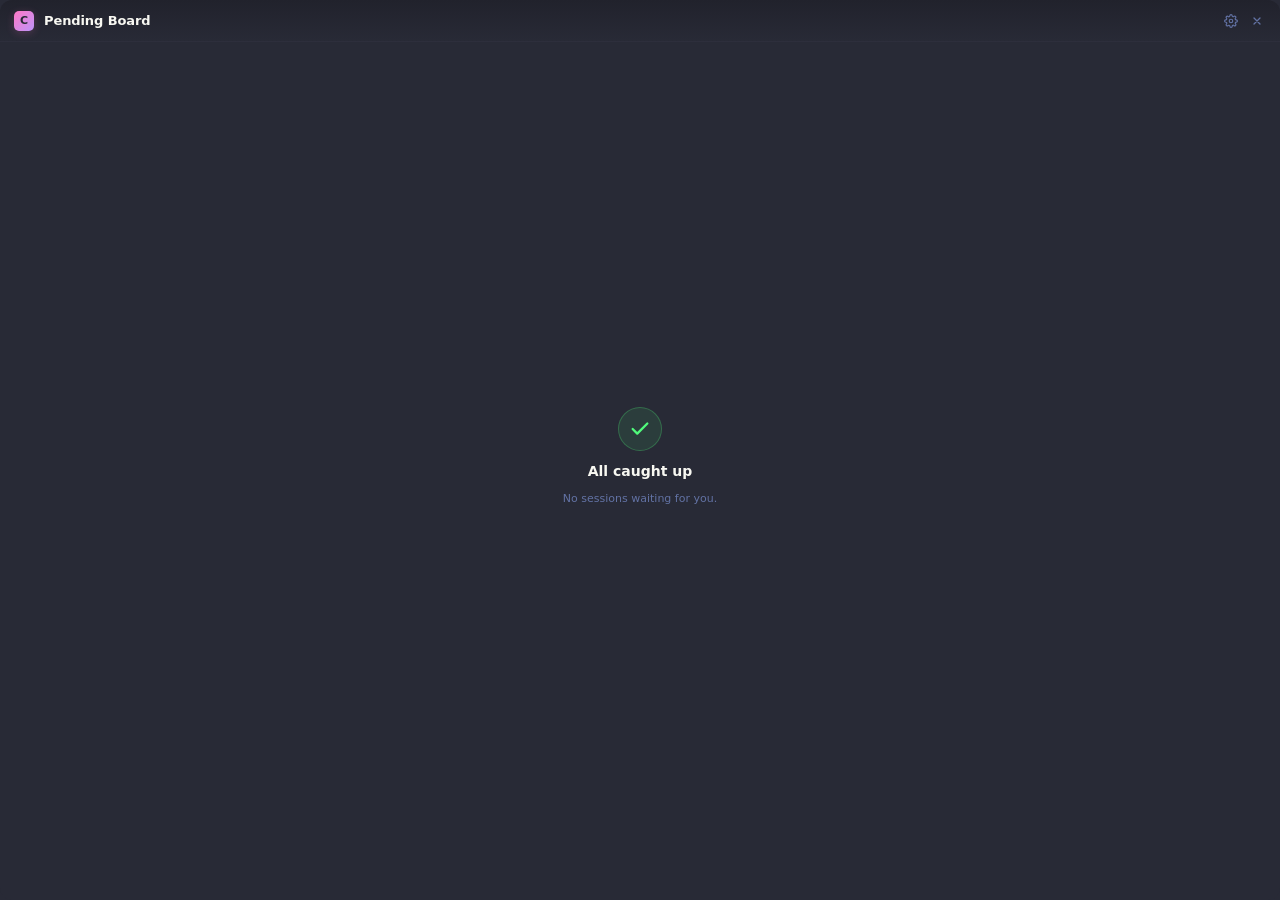
<file: crates/app/ui/hud/index.html>
<!DOCTYPE html>
<html lang="en">
<head>
  <meta charset="UTF-8">
  <meta name="viewport" content="width=device-width, initial-scale=1.0">
  <title>Claude Pending Board</title>
  <link rel="stylesheet" href="style.css">
</head>
<body>
  <div class="header" data-tauri-drag-region>
    <div class="logo-glyph" data-tauri-drag-region>C</div>
    <span class="title" data-tauri-drag-region>Pending Board</span>
    <span class="count-badge empty" id="countBadge" data-tauri-drag-region>0</span>
    <button class="header-btn" id="settingsBtn" title="Settings" data-tauri-drag-region="false" aria-label="Settings">
      <svg width="14" height="14" viewBox="0 0 24 24" fill="none" stroke="currentColor" stroke-width="2" stroke-linecap="round" stroke-linejoin="round">
        <circle cx="12" cy="12" r="3"></circle>
        <path d="M19.4 15a1.65 1.65 0 0 0 .33 1.82l.06.06a2 2 0 1 1-2.83 2.83l-.06-.06a1.65 1.65 0 0 0-1.82-.33 1.65 1.65 0 0 0-1 1.51V21a2 2 0 0 1-4 0v-.09A1.65 1.65 0 0 0 9 19.4a1.65 1.65 0 0 0-1.82.33l-.06.06a2 2 0 1 1-2.83-2.83l.06-.06a1.65 1.65 0 0 0 .33-1.82 1.65 1.65 0 0 0-1.51-1H3a2 2 0 0 1 0-4h.09A1.65 1.65 0 0 0 4.6 9a1.65 1.65 0 0 0-.33-1.82l-.06-.06a2 2 0 1 1 2.83-2.83l.06.06a1.65 1.65 0 0 0 1.82.33H9a1.65 1.65 0 0 0 1-1.51V3a2 2 0 0 1 4 0v.09a1.65 1.65 0 0 0 1 1.51 1.65 1.65 0 0 0 1.82-.33l.06-.06a2 2 0 1 1 2.83 2.83l-.06.06a1.65 1.65 0 0 0-.33 1.82V9a1.65 1.65 0 0 0 1.51 1H21a2 2 0 0 1 0 4h-.09a1.65 1.65 0 0 0-1.51 1z"></path>
      </svg>
    </button>
    <button class="header-btn" id="dismissBtn" title="Dismiss" data-tauri-drag-region="false" aria-label="Dismiss">
      <svg width="12" height="12" viewBox="0 0 24 24" fill="none" stroke="currentColor" stroke-width="2.5" stroke-linecap="round">
        <path d="M18 6 6 18M6 6l12 12"></path>
      </svg>
    </button>
  </div>

  <div class="hud-banner hidden" id="staleWarning" role="alert">
    <div class="banner-icon">
      <svg width="14" height="14" viewBox="0 0 24 24" fill="none" stroke="currentColor" stroke-width="2.2" stroke-linecap="round" stroke-linejoin="round">
        <path d="M10.29 3.86 1.82 18a2 2 0 0 0 1.71 3h16.94a2 2 0 0 0 1.71-3L13.71 3.86a2 2 0 0 0-3.42 0z"></path>
        <path d="M12 9v4"></path>
        <path d="M12 17h.01"></path>
      </svg>
    </div>
    <div class="banner-text">
      <strong>Restart WezTerm</strong> so WSL panes pick up <code>WEZTERM_PANE</code>. Click-to-focus into WSL won't work until you do.
    </div>
    <button class="banner-dismiss" id="staleWarningDismiss" aria-label="Dismiss warning">
      <svg width="10" height="10" viewBox="0 0 24 24" fill="none" stroke="currentColor" stroke-width="2.5" stroke-linecap="round">
        <path d="M18 6 6 18M6 6l12 12"></path>
      </svg>
    </button>
  </div>

  <div class="entry-list" id="entryList">
    <div class="empty-state" id="emptyState">
      <div class="empty-icon">
        <svg width="22" height="22" viewBox="0 0 24 24" fill="none" stroke="currentColor" stroke-width="2.5" stroke-linecap="round" stroke-linejoin="round">
          <path d="M20 6 9 17l-5-5"></path>
        </svg>
      </div>
      <div class="empty-title">All caught up</div>
      <div class="empty-subtitle">No sessions waiting for you.</div>
    </div>

    <div class="setup-card hidden" id="setupCard">
      <div class="setup-icon" id="setupIcon">
        <svg width="22" height="22" viewBox="0 0 24 24" fill="none" stroke="currentColor" stroke-width="2.2" stroke-linecap="round" stroke-linejoin="round">
          <path d="M12 9v4"></path>
          <path d="M12 17h.01"></path>
          <path d="M10.29 3.86 1.82 18a2 2 0 0 0 1.71 3h16.94a2 2 0 0 0 1.71-3L13.71 3.86a2 2 0 0 0-3.42 0z"></path>
        </svg>
      </div>
      <div class="setup-title" id="setupTitle">Hooks not installed</div>
      <div class="setup-subtitle" id="setupSubtitle">The tray can't surface pending sessions until the Claude Code plugin is installed.</div>
      <div class="setup-buttons">
        <button class="setup-btn primary" id="setupInstallBtn">
          <span class="btn-label">Install plugin</span>
        </button>
        <button class="setup-btn" id="setupManualBtn">
          <span class="btn-label">Do it manually</span>
        </button>
      </div>
      <div class="setup-error hidden" id="setupError"></div>
      <div class="setup-manual hidden" id="setupManual">
        Run in any Claude Code session:<br>
        <code>/plugin marketplace add github:sadwx/claude-pending-board</code><br>
        <code>/plugin install claude-pending-board@claude-pending-board</code>
      </div>
    </div>
  </div>

  <div class="hud-footer hidden" id="hudFooter">
    <span><span class="kbd">&#8629;</span> focus &nbsp; <span class="kbd">&#9003;</span> clear</span>
    <span id="footerSummary"></span>
  </div>

  <div class="dismiss-panel" id="dismissPanel">
    <div class="dismiss-icon">
      <svg width="18" height="18" viewBox="0 0 24 24" fill="none" stroke="currentColor" stroke-width="2" stroke-linecap="round" stroke-linejoin="round">
        <circle cx="12" cy="12" r="10"></circle><path d="M12 6v6l4 2"></path>
      </svg>
    </div>
    <div class="heading" id="dismissHeading">Hide for 15 minutes?</div>
    <div class="subtitle" id="dismissSubtitle">0 items will stay on the board</div>

    <div class="dismiss-buttons">
      <button class="dismiss-btn" id="btnWakeMe">
        <svg width="13" height="13" viewBox="0 0 24 24" fill="none" stroke="currentColor" stroke-width="2.2" stroke-linecap="round" stroke-linejoin="round">
          <path d="M18 8a6 6 0 0 0-12 0c0 7-3 9-3 9h18s-3-2-3-9"></path>
          <path d="M13.73 21a2 2 0 0 1-3.46 0"></path>
        </svg>
        <span class="btn-label">Wake me</span><span class="btn-countdown" id="wakeMeCountdown"></span>
      </button>
      <button class="dismiss-btn" id="btnStaySilent">
        <svg width="13" height="13" viewBox="0 0 24 24" fill="none" stroke="currentColor" stroke-width="2" stroke-linecap="round" stroke-linejoin="round">
          <path d="M1 1l22 22"></path><path d="M13.73 21a2 2 0 0 1-3.46 0"></path>
          <path d="M6.26 6.26A5.86 5.86 0 0 0 6 8c0 7-3 9-3 9h14"></path>
        </svg>
        <span class="btn-label">Stay silent</span><span class="btn-countdown" id="staySilentCountdown"></span>
      </button>
    </div>

    <div class="dismiss-footer-hint">
      <span class="enter">&#8629;</span> confirm &nbsp;&middot;&nbsp; <span class="esc">esc</span> cancel
    </div>
  </div>

  <script type="module" src="main.js"></script>
</body>
</html>
</file>
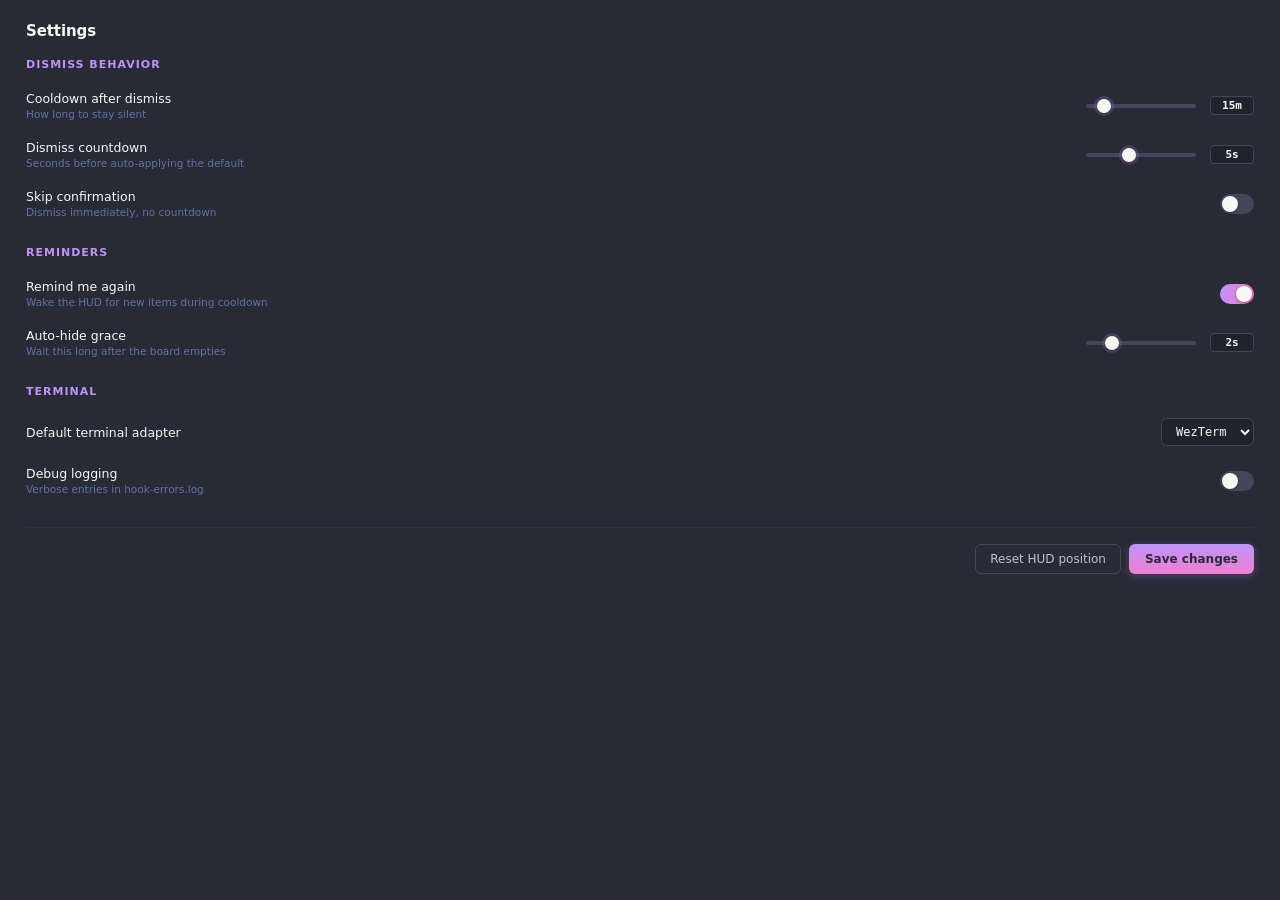
<file: crates/app/ui/settings/index.html>
<!DOCTYPE html>
<html lang="en">
<head>
  <meta charset="UTF-8">
  <meta name="viewport" content="width=device-width, initial-scale=1.0">
  <title>Settings &mdash; Claude Pending Board</title>
  <link rel="stylesheet" href="style.css">
</head>
<body>
  <h1>Settings</h1>

  <div class="section-heading">Dismiss behavior</div>

  <div class="setting-group">
    <label>
      Cooldown after dismiss
      <div class="hint">How long to stay silent</div>
    </label>
    <input type="range" id="cooldownMinutes" min="1" max="120" value="15">
    <span class="range-value" id="cooldownValue">15m</span>
  </div>

  <div class="setting-group">
    <label>
      Dismiss countdown
      <div class="hint">Seconds before auto-applying the default</div>
    </label>
    <input type="range" id="dismissCountdown" min="2" max="10" value="5">
    <span class="range-value" id="countdownValue">5s</span>
  </div>

  <div class="setting-group">
    <label>
      Skip confirmation
      <div class="hint">Dismiss immediately, no countdown</div>
    </label>
    <input type="checkbox" id="skipConfirmation">
  </div>

  <div class="section-heading">Reminders</div>

  <div class="setting-group">
    <label>
      Remind me again
      <div class="hint">Wake the HUD for new items during cooldown</div>
    </label>
    <input type="checkbox" id="remindingEnabled" checked>
  </div>

  <div class="setting-group">
    <label>
      Auto-hide grace
      <div class="hint">Wait this long after the board empties</div>
    </label>
    <input type="range" id="autoHideGrace" min="0" max="10" value="2">
    <span class="range-value" id="graceValue">2s</span>
  </div>

  <div class="section-heading">Terminal</div>

  <div class="setting-group">
    <label>Default terminal adapter</label>
    <select id="defaultAdapter">
      <option value="wezterm">WezTerm</option>
      <option value="iterm2">iTerm2</option>
    </select>
  </div>

  <div class="setting-group">
    <label>
      Debug logging
      <div class="hint">Verbose entries in hook-errors.log</div>
    </label>
    <input type="checkbox" id="debugLogging">
  </div>

  <div class="actions">
    <button id="resetPositionBtn">Reset HUD position</button>
    <button id="saveBtn">Save changes</button>
  </div>

  <div class="status" id="statusMsg"></div>

  <script src="main.js" defer></script>
</body>
</html>
</file>
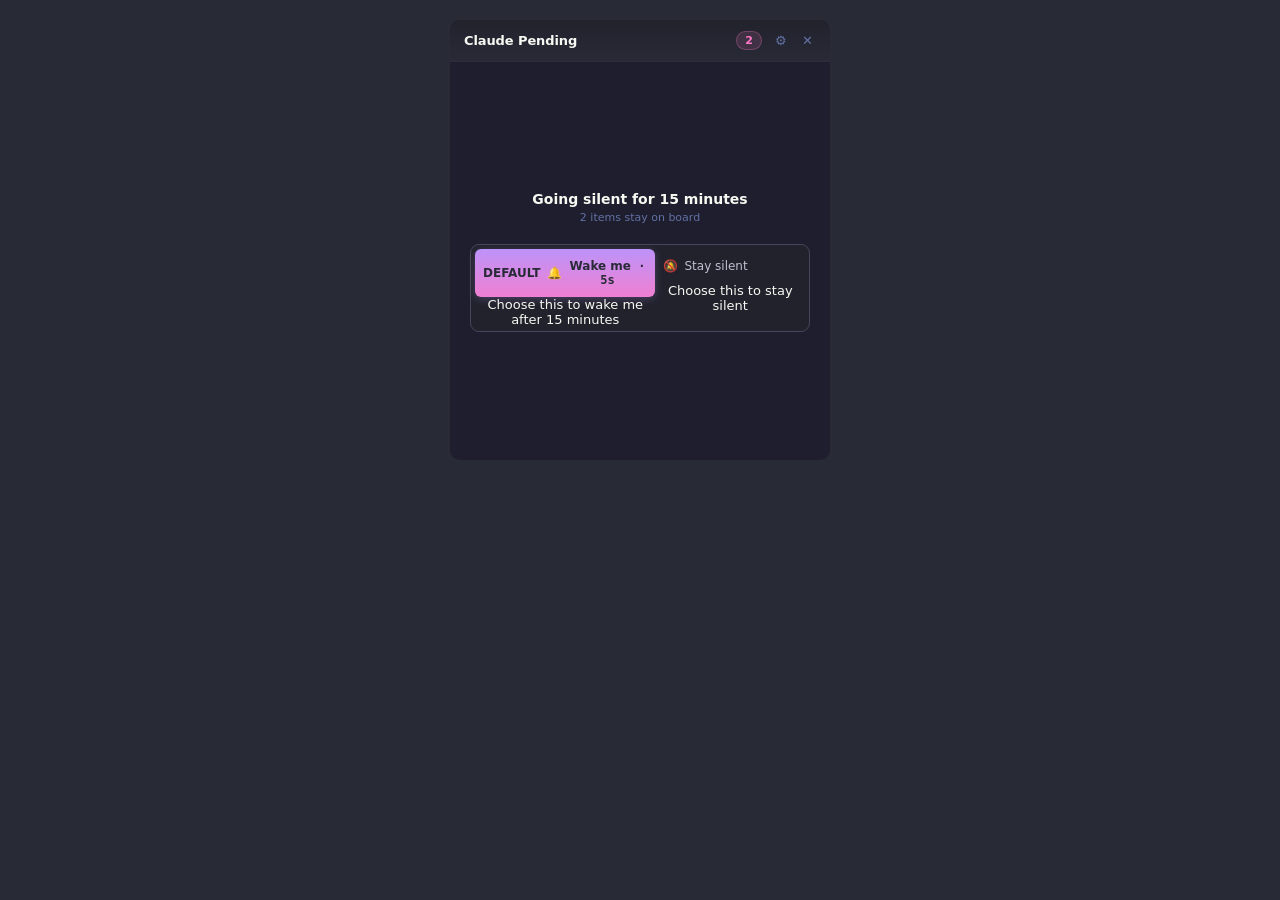
<file: docs/screenshots/current-dismiss-preview.html>
<!DOCTYPE html>
<html lang="en">
<head>
  <meta charset="UTF-8">
  <title>Current Dismiss Panel Preview</title>
  <link rel="stylesheet" href="../../crates/app/ui/hud/style.css">
  <style>
    body {
      width: 380px !important;
      height: 440px !important;
      background: #1e1e2e;
      border-radius: 10px;
      overflow: hidden;
      margin: 20px auto;
    }
    .dismiss-panel { display: flex !important; }
    .entry-list { display: none !important; }
  </style>
</head>
<body>
  <div class="header">
    <div class="status-dot has-items"></div>
    <span class="title">Claude Pending</span>
    <span class="count-badge">2</span>
    <button class="header-btn">&#9881;</button>
    <button class="header-btn dismiss-x">&#10005;</button>
  </div>

  <div class="dismiss-panel active">
    <div class="heading">Going silent for 15 minutes</div>
    <div class="subtitle">2 items stay on board</div>
    <div class="dismiss-buttons">
      <div>
        <button class="dismiss-btn default">
          <span class="pill">DEFAULT</span>
          <div class="btn-icon">&#128276;</div>
          <div class="btn-body">
            <span class="btn-label">Wake me</span><span class="btn-countdown"> &middot; 5s</span>
          </div>
        </button>
        <div class="dismiss-caption">Choose this to wake me<br><span>after 15 minutes</span></div>
      </div>
      <div>
        <button class="dismiss-btn">
          <div class="btn-icon muted">&#128277;</div>
          <div class="btn-body">
            <span class="btn-label">Stay silent</span>
          </div>
        </button>
        <div class="dismiss-caption">Choose this to stay silent</div>
      </div>
    </div>
  </div>
</body>
</html>
</file>
<file: crates/app/ui/hud/style.css>
/* Claude Pending Board — HUD (Dracula · Variation B) */

:root {
  --drac-bg:       #282a36;
  --drac-mantle:   #21222c;
  --drac-crust:    #1d1e26;
  --drac-current:  #44475a;
  --drac-fg:       #f8f8f2;
  --drac-comment:  #6272a4;
  --drac-subtext:  #bdc1d1;
  --drac-cyan:     #8be9fd;
  --drac-green:    #50fa7b;
  --drac-orange:   #ffb86c;
  --drac-pink:     #ff79c6;
  --drac-purple:   #bd93f9;
  --drac-red:      #ff5555;
  --drac-yellow:   #f1fa8c;

  --border-soft: rgba(68, 71, 90, 0.35);
  --accent-gradient: linear-gradient(135deg, var(--drac-pink) 0%, var(--drac-purple) 100%);
  --accent-gradient-v: linear-gradient(180deg, var(--drac-purple) 0%, var(--drac-pink) 130%);

  --sans: -apple-system, BlinkMacSystemFont, "Segoe UI", Inter, system-ui, sans-serif;
  --mono: "JetBrains Mono", "SF Mono", Menlo, Consolas, monospace;
}

* { margin: 0; padding: 0; box-sizing: border-box; }

html, body {
  width: 100%;
  height: 100%;
  overflow: hidden;
  background: var(--drac-bg);
  color: var(--drac-fg);
  font-family: var(--sans);
  font-size: 13px;
  border-radius: 12px;
  user-select: none;
}

/* Header */
.header {
  height: 42px;
  display: flex;
  align-items: center;
  padding: 0 10px 0 14px;
  background: linear-gradient(180deg, var(--drac-mantle) 0%, var(--drac-bg) 100%);
  border-bottom: 1px solid var(--border-soft);
  cursor: grab;
  -webkit-app-region: drag;
}
.header:active { cursor: grabbing; }

.logo-glyph {
  width: 20px; height: 20px; border-radius: 5px;
  background: var(--accent-gradient);
  box-shadow: 0 2px 8px rgba(255, 121, 198, 0.2);
  margin-right: 10px;
  display: flex; align-items: center; justify-content: center;
  flex-shrink: 0;
  font-size: 11px; font-weight: 800; color: var(--drac-bg);
  line-height: 1;
}

.status-dot {
  width: 8px; height: 8px; border-radius: 50%;
  background: var(--drac-green);
  margin-right: 8px; flex-shrink: 0;
  display: none;
}
.status-dot.has-items { background: var(--drac-pink); }

.title {
  flex: 1;
  font-size: 13px; font-weight: 600;
  letter-spacing: -0.1px;
  color: var(--drac-fg);
}

.count-badge {
  background: rgba(255, 121, 198, 0.13);
  color: var(--drac-pink);
  font-size: 11px; font-weight: 600;
  padding: 2px 8px; border-radius: 999px;
  border: 1px solid rgba(255, 121, 198, 0.27);
  margin-right: 6px;
  white-space: nowrap;
}
.count-badge.empty { display: none; }

.header-btn {
  width: 26px; height: 26px;
  background: none; border: none;
  color: var(--drac-comment);
  cursor: pointer; border-radius: 6px;
  -webkit-app-region: no-drag;
  display: inline-flex; align-items: center; justify-content: center;
  padding: 0; flex-shrink: 0;
}
.header-btn:hover {
  background: var(--drac-current);
  color: var(--drac-fg);
}
.header-btn svg { display: block; }

/* Entry list */
.entry-list {
  height: calc(100% - 42px - 28px);
  overflow-y: auto;
}

.entry-list::-webkit-scrollbar { width: 6px; }
.entry-list::-webkit-scrollbar-track { background: transparent; }
.entry-list::-webkit-scrollbar-thumb { background: var(--drac-current); border-radius: 3px; }

.entry-row {
  display: flex;
  align-items: center;
  gap: 10px;
  padding: 9px 14px;
  cursor: pointer;
  position: relative;
  background: transparent;
  transition: background 120ms;
}
.entry-row:hover,
.entry-row.highlight { background: var(--drac-mantle); }
.entry-row.stale { opacity: 0.6; }

.entry-row + .entry-row::before {
  content: "";
  position: absolute;
  top: 0; left: 30px; right: 0;
  height: 1px;
  background: var(--border-soft);
}

.entry-dot {
  width: 6px; height: 6px; border-radius: 3px;
  flex-shrink: 0;
  background: var(--drac-comment);
}
.entry-row.permission .entry-dot {
  background: var(--drac-pink);
  box-shadow: 0 0 8px var(--drac-pink), 0 0 2px var(--drac-pink);
  animation: perm-pulse 2.2s ease-in-out infinite;
}
.entry-row.idle .entry-dot { background: var(--drac-cyan); }

@keyframes perm-pulse {
  0%, 100% { box-shadow: 0 0 8px var(--drac-pink), 0 0 2px var(--drac-pink); }
  50%      { box-shadow: 0 0 14px var(--drac-pink), 0 0 4px var(--drac-pink); }
}

.entry-content { flex: 1; min-width: 0; }

.entry-head {
  display: flex; align-items: center; gap: 6px;
  margin-bottom: 3px;
}

.entry-chip {
  font-family: var(--mono);
  font-size: 10px; font-weight: 600;
  padding: 1.5px 6px; border-radius: 3px;
  text-transform: uppercase; letter-spacing: 0.5px;
  flex-shrink: 0;
  line-height: 1.4;
}
.entry-chip.permission {
  background: rgba(255, 121, 198, 0.09);
  color: var(--drac-pink);
  border: 1px solid rgba(255, 121, 198, 0.25);
}
.entry-chip.idle {
  background: rgba(139, 233, 253, 0.09);
  color: var(--drac-cyan);
  border: 1px solid rgba(139, 233, 253, 0.25);
}
.entry-chip.stale {
  background: rgba(68, 71, 90, 0.33);
  color: var(--drac-comment);
  border: 1px solid var(--drac-current);
}

.entry-project {
  font-size: 12.5px; font-weight: 600;
  color: var(--drac-fg);
  white-space: nowrap; overflow: hidden; text-overflow: ellipsis;
  min-width: 0;
}

.entry-message {
  font-family: var(--mono);
  font-size: 11px;
  color: var(--drac-comment);
  white-space: nowrap; overflow: hidden; text-overflow: ellipsis;
}

.entry-meta {
  flex-shrink: 0;
  text-align: right;
  font-family: var(--mono);
}
.entry-time {
  font-size: 10.5px; font-weight: 500;
  color: var(--drac-subtext);
}

/* Per-row dismiss X — hidden until the row is hovered. */
.entry-dismiss {
  flex-shrink: 0;
  margin-left: 6px;
  width: 20px; height: 20px;
  border: none;
  background: transparent;
  color: var(--drac-comment);
  border-radius: 4px;
  cursor: pointer;
  display: flex;
  align-items: center;
  justify-content: center;
  opacity: 0;
  transition: opacity 120ms, background 120ms, color 120ms;
}
.entry-row:hover .entry-dismiss,
.entry-dismiss:focus-visible { opacity: 0.75; }
.entry-dismiss:hover { background: var(--drac-current); color: var(--drac-red); opacity: 1; }
.entry-dismiss svg { display: block; }

/* Empty state */
.empty-state {
  display: flex;
  flex-direction: column;
  align-items: center;
  justify-content: center;
  height: 100%;
  gap: 12px;
  padding: 20px;
  color: var(--drac-comment);
}
.empty-icon {
  width: 44px; height: 44px; border-radius: 22px;
  background: rgba(80, 250, 123, 0.09);
  border: 1px solid rgba(80, 250, 123, 0.25);
  display: flex; align-items: center; justify-content: center;
  color: var(--drac-green);
}
.empty-title { font-size: 14px; font-weight: 600; color: var(--drac-fg); }
.empty-subtitle { font-size: 11px; text-align: center; line-height: 1.5; }
.empty-subtitle .kbd { font-family: var(--mono); color: var(--drac-purple); }

/* Setup card (first-run, plugin not installed) */
.setup-card {
  display: flex;
  flex-direction: column;
  align-items: center;
  height: 100%;
  gap: 10px;
  padding: 22px 20px 16px;
  text-align: center;
  color: var(--drac-subtext);
}
.setup-card.hidden { display: none; }

.setup-icon {
  width: 44px; height: 44px; border-radius: 22px;
  background: rgba(241, 250, 140, 0.09);
  border: 1px solid rgba(241, 250, 140, 0.25);
  display: flex; align-items: center; justify-content: center;
  color: var(--drac-yellow);
  flex-shrink: 0;
}
.setup-title {
  font-size: 14px; font-weight: 600;
  color: var(--drac-fg);
}
.setup-subtitle {
  font-size: 11px; line-height: 1.5;
  color: var(--drac-comment);
  max-width: 300px;
}
.setup-buttons {
  display: flex;
  gap: 8px;
  margin-top: 6px;
  width: 100%;
  justify-content: center;
}
.setup-btn {
  font: inherit;
  font-size: 12px; font-weight: 500;
  padding: 7px 14px;
  border-radius: 6px;
  cursor: pointer;
  border: 1px solid var(--border-soft);
  background: var(--drac-current);
  color: var(--drac-fg);
  transition: background 0.12s, border-color 0.12s;
}
.setup-btn:hover:not(:disabled) {
  background: var(--drac-mantle);
  border-color: var(--drac-comment);
}
.setup-btn:disabled {
  opacity: 0.55;
  cursor: not-allowed;
}
.setup-btn.primary {
  background: var(--accent-gradient);
  border-color: transparent;
  color: var(--drac-bg);
  font-weight: 600;
}
.setup-btn.primary:hover:not(:disabled) {
  /* Explicitly redeclare `background` and `border-color` — otherwise the
     shared `.setup-btn:hover` rule above sets the dark mantle background
     and our dark label becomes unreadable. Brighten the gradient slightly
     for visual feedback instead of `filter: brightness` (which dims the
     dark label). */
  background: linear-gradient(135deg, #ffa5d7 0%, #d0b2fb 100%);
  border-color: transparent;
  box-shadow: 0 2px 10px rgba(189, 147, 249, 0.35);
}
.setup-btn .btn-label { pointer-events: none; }

.setup-error {
  font-size: 10.5px;
  line-height: 1.5;
  color: var(--drac-red);
  background: rgba(255, 85, 85, 0.1);
  border: 1px solid rgba(255, 85, 85, 0.3);
  border-radius: 6px;
  padding: 8px 10px;
  max-width: 320px;
  text-align: left;
  font-family: var(--mono);
  word-break: break-word;
}
.setup-error.hidden { display: none; }

.setup-manual {
  font-size: 10.5px;
  line-height: 1.7;
  color: var(--drac-subtext);
  text-align: left;
  max-width: 320px;
}
.setup-manual.hidden { display: none; }
.setup-manual code {
  display: inline-block;
  font-family: var(--mono);
  font-size: 10px;
  padding: 1px 6px;
  background: var(--drac-mantle);
  border: 1px solid var(--border-soft);
  border-radius: 4px;
  color: var(--drac-cyan);
  user-select: text;
  margin: 2px 0;
}

/* Footer */
.hud-footer {
  height: 28px;
  border-top: 1px solid var(--border-soft);
  padding: 0 14px;
  display: flex; align-items: center; justify-content: space-between;
  font-family: var(--mono); font-size: 10px;
  color: var(--drac-comment);
}
.hud-footer .kbd { color: var(--drac-subtext); }
.hud-footer.hidden { display: none; }

/* Dismiss panel */
.dismiss-panel {
  display: none;
  flex-direction: column;
  align-items: center;
  justify-content: center;
  height: calc(100% - 42px);
  padding: 22px 20px;
  text-align: center;
}
.dismiss-panel.active { display: flex; }

.dismiss-icon {
  width: 36px; height: 36px; border-radius: 18px;
  background: rgba(189, 147, 249, 0.09);
  border: 1px solid rgba(189, 147, 249, 0.27);
  display: flex; align-items: center; justify-content: center;
  margin-bottom: 12px;
  color: var(--drac-purple);
}
.dismiss-panel .heading {
  font-size: 14px; font-weight: 600;
  color: var(--drac-fg); margin-bottom: 4px;
}
.dismiss-panel .subtitle {
  font-size: 11px; color: var(--drac-comment);
  margin-bottom: 20px;
}

.dismiss-buttons {
  display: flex;
  width: 100%;
  background: var(--drac-mantle);
  padding: 4px;
  border-radius: 9px;
  border: 1px solid var(--drac-current);
  gap: 0;
}

.dismiss-btn {
  flex: 1;
  padding: 10px 8px;
  background: transparent;
  border: none; border-radius: 6px;
  color: var(--drac-subtext);
  font-family: var(--sans);
  font-size: 12px; font-weight: 500;
  cursor: pointer;
  display: flex; align-items: center; justify-content: center;
  gap: 6px;
  transition: background 150ms, color 150ms, box-shadow 150ms;
}
.dismiss-btn:hover:not(.default) {
  background: rgba(68, 71, 90, 0.4);
  color: var(--drac-fg);
}
.dismiss-btn svg { display: block; }

.dismiss-btn.default {
  background: var(--accent-gradient-v);
  color: var(--drac-bg);
  font-weight: 600;
  box-shadow: 0 2px 8px rgba(189, 147, 249, 0.27);
}

.dismiss-btn .btn-countdown {
  font-family: var(--mono);
}
.dismiss-btn:not(.default) .btn-countdown { display: none; }

.dismiss-footer-hint {
  font-family: var(--mono); font-size: 10px;
  color: var(--drac-comment);
  margin-top: 14px;
}
.dismiss-footer-hint .enter { color: var(--drac-pink); }
.dismiss-footer-hint .esc { color: var(--drac-subtext); }

.section-label { display: none; }
.entry-icon { display: none; }

.hud-banner {
  display: flex;
  align-items: center;
  gap: 9px;
  padding: 8px 10px 8px 12px;
  margin: 0 10px 6px;
  background: rgba(241, 250, 140, 0.09);
  border: 1px solid rgba(241, 250, 140, 0.28);
  border-radius: 8px;
  font-size: 11px;
  line-height: 1.4;
  color: var(--drac-subtext);
}
.hud-banner.hidden { display: none; }
.hud-banner .banner-icon {
  flex-shrink: 0;
  width: 22px; height: 22px;
  border-radius: 11px;
  background: rgba(241, 250, 140, 0.12);
  display: flex; align-items: center; justify-content: center;
  color: var(--drac-yellow);
}
.hud-banner .banner-text {
  flex: 1;
  color: var(--drac-subtext);
}
.hud-banner .banner-text strong {
  color: var(--drac-fg);
  font-weight: 600;
}
.hud-banner .banner-text code {
  font-family: var(--mono);
  font-size: 10px;
  padding: 1px 4px;
  border-radius: 3px;
  background: var(--drac-current);
  color: var(--drac-yellow);
}
.hud-banner .banner-dismiss {
  flex-shrink: 0;
  width: 18px; height: 18px;
  background: none;
  border: none;
  border-radius: 4px;
  color: var(--drac-comment);
  cursor: pointer;
  display: flex; align-items: center; justify-content: center;
  transition: background 120ms, color 120ms;
}
.hud-banner .banner-dismiss:hover {
  background: var(--drac-current);
  color: var(--drac-fg);
}
</file>
<file: crates/app/ui/settings/style.css>
/* Claude Pending Board — Settings (Dracula · Variation B) */

:root {
  --drac-bg:       #282a36;
  --drac-mantle:   #21222c;
  --drac-current:  #44475a;
  --drac-fg:       #f8f8f2;
  --drac-comment:  #6272a4;
  --drac-subtext:  #bdc1d1;
  --drac-green:    #50fa7b;
  --drac-pink:     #ff79c6;
  --drac-purple:   #bd93f9;
  --drac-red:      #ff5555;
  --border-soft: rgba(68, 71, 90, 0.35);
  --accent-gradient: linear-gradient(90deg, var(--drac-purple), var(--drac-pink));
  --accent-gradient-v: linear-gradient(180deg, var(--drac-purple) 0%, var(--drac-pink) 130%);
  --sans: -apple-system, BlinkMacSystemFont, "Segoe UI", Inter, system-ui, sans-serif;
  --mono: "JetBrains Mono", "SF Mono", Menlo, Consolas, monospace;
}

* { margin: 0; padding: 0; box-sizing: border-box; }

body {
  background: var(--drac-bg);
  color: var(--drac-fg);
  font-family: var(--sans);
  font-size: 13px;
  padding: 22px 26px 26px;
  user-select: none;
}

h1 {
  font-size: 15px;
  font-weight: 600;
  color: var(--drac-fg);
  margin-bottom: 18px;
  letter-spacing: -0.1px;
}

.section-heading {
  font-size: 11px;
  font-weight: 600;
  color: var(--drac-purple);
  text-transform: uppercase;
  letter-spacing: 1px;
  margin: 18px 0 10px;
}
.section-heading:first-of-type { margin-top: 0; }

.setting-group {
  display: flex;
  align-items: center;
  gap: 14px;
  padding: 10px 0;
}

.setting-group label {
  flex: 1;
  min-width: 0;
  font-size: 12.5px;
  font-weight: 500;
  color: var(--drac-fg);
}
.setting-group .hint {
  font-size: 10.5px;
  color: var(--drac-comment);
  margin-top: 2px;
  font-weight: 400;
}

.setting-group input[type="range"] {
  -webkit-appearance: none;
  appearance: none;
  width: 110px;
  height: 4px;
  background: var(--drac-current);
  border-radius: 2px;
  outline: none;
}
.setting-group input[type="range"]::-webkit-slider-thumb {
  -webkit-appearance: none;
  appearance: none;
  width: 14px; height: 14px; border-radius: 7px;
  background: var(--drac-fg);
  box-shadow: 0 0 0 3px rgba(189, 147, 249, 0.2), 0 1px 3px rgba(0,0,0,0.4);
  cursor: pointer;
}
.setting-group input[type="range"]::-moz-range-thumb {
  width: 14px; height: 14px; border-radius: 7px; border: none;
  background: var(--drac-fg);
  box-shadow: 0 0 0 3px rgba(189, 147, 249, 0.2), 0 1px 3px rgba(0,0,0,0.4);
  cursor: pointer;
}

.range-value {
  font-family: var(--mono);
  font-size: 11px;
  font-weight: 600;
  color: var(--drac-fg);
  background: var(--drac-mantle);
  border: 1px solid var(--drac-current);
  padding: 2px 8px;
  border-radius: 4px;
  min-width: 44px;
  text-align: center;
  margin-left: 0;
}

.setting-group input[type="checkbox"] {
  -webkit-appearance: none;
  appearance: none;
  width: 34px; height: 20px;
  background: var(--drac-current);
  border-radius: 10px;
  position: relative;
  cursor: pointer;
  transition: background 180ms;
  flex-shrink: 0;
}
.setting-group input[type="checkbox"]::after {
  content: "";
  position: absolute;
  top: 2px; left: 2px;
  width: 16px; height: 16px; border-radius: 8px;
  background: var(--drac-fg);
  box-shadow: 0 1px 3px rgba(0,0,0,0.4);
  transition: left 180ms;
}
.setting-group input[type="checkbox"]:checked {
  background: var(--accent-gradient);
}
.setting-group input[type="checkbox"]:checked::after { left: 16px; }

.setting-group select {
  font-family: var(--mono);
  background: var(--drac-mantle);
  color: var(--drac-fg);
  border: 1px solid var(--drac-current);
  padding: 5px 10px;
  border-radius: 6px;
  font-size: 12px;
  cursor: pointer;
}

.actions {
  margin-top: 22px;
  padding-top: 16px;
  border-top: 1px solid var(--border-soft);
  display: flex;
  gap: 8px;
  justify-content: flex-end;
}
.actions button {
  padding: 7px 14px;
  border-radius: 6px;
  border: none;
  cursor: pointer;
  font-size: 12px;
  font-weight: 500;
  font-family: var(--sans);
}
#saveBtn {
  padding: 7px 16px;
  background: var(--accent-gradient-v);
  color: var(--drac-bg);
  font-weight: 600;
  box-shadow: 0 2px 8px rgba(189, 147, 249, 0.27);
}
#saveBtn:hover { filter: brightness(1.05); }

#resetPositionBtn {
  background: transparent;
  border: 1px solid var(--drac-current);
  color: var(--drac-subtext);
}
#resetPositionBtn:hover { background: var(--drac-current); color: var(--drac-fg); }

.status {
  margin-top: 10px;
  font-size: 11px;
  color: var(--drac-green);
  font-family: var(--mono);
  min-height: 16px;
  text-align: right;
}
</file>
